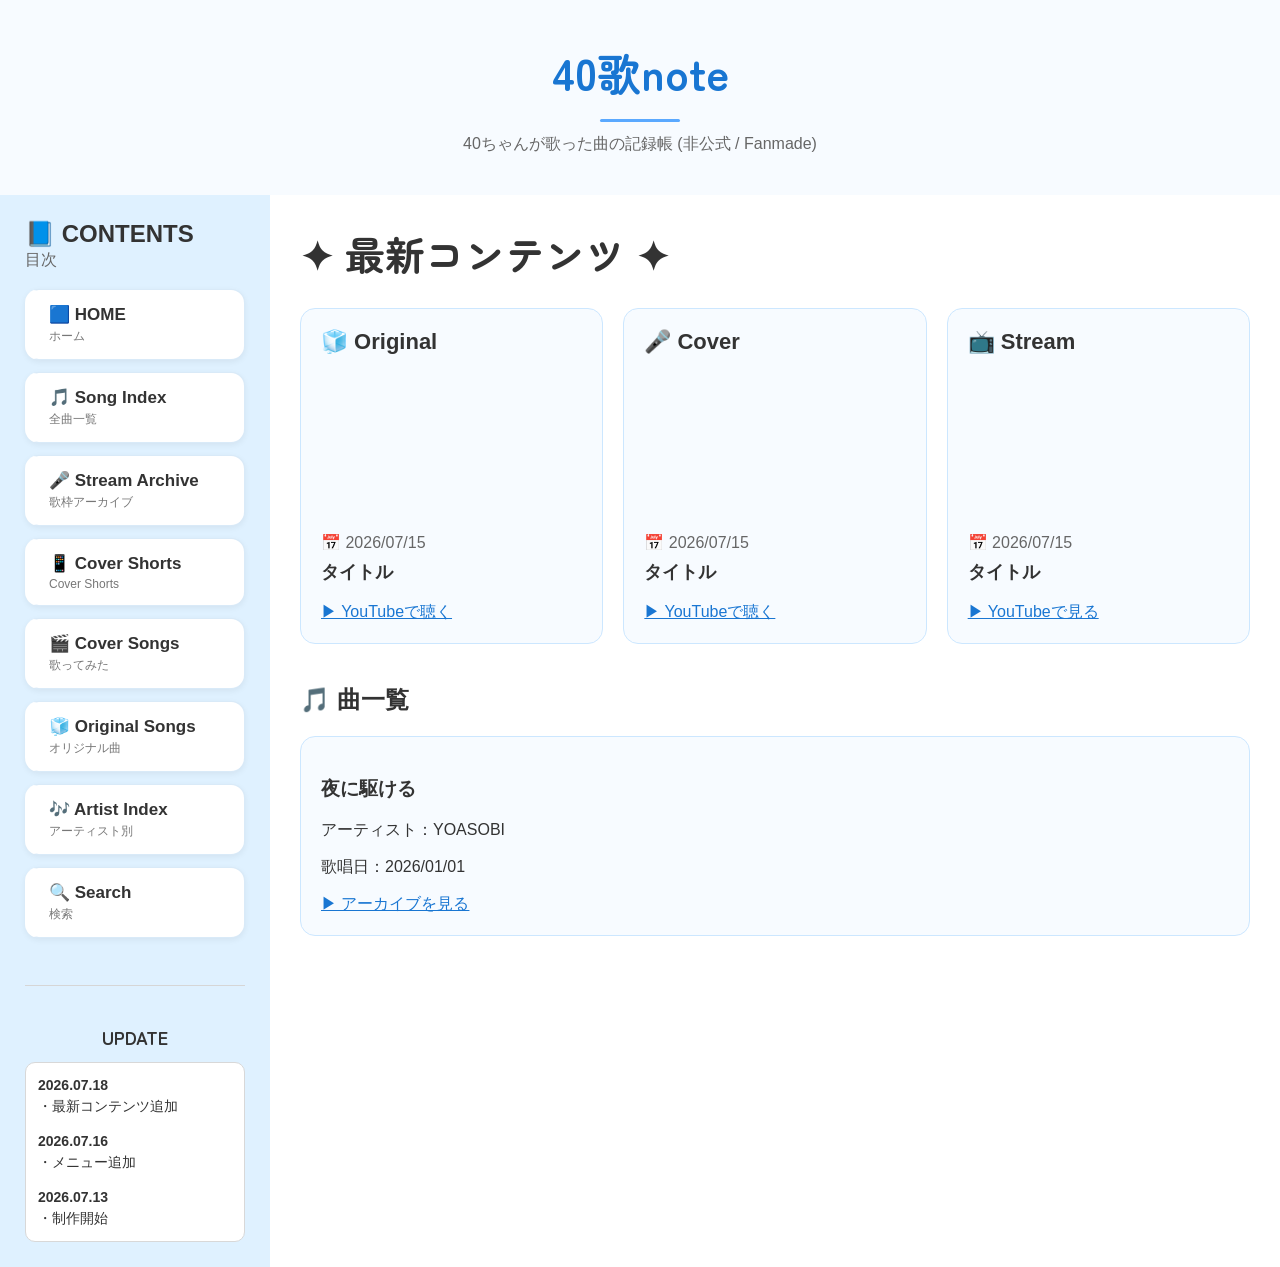
<file: index.html>
<!DOCTYPE html>
<html lang="ja">

<head>
  <meta charset="UTF-8">
  <meta name="viewport" content="width=device-width, initial-scale=1.0">

  <title>40歌note (非公式 / Fanmade)</title>

  <link rel="preconnect" href="https://fonts.googleapis.com">
  <link rel="preconnect" href="https://fonts.gstatic.com" crossorigin>

  <link href="https://fonts.googleapis.com/css2?family=Zen+Maru+Gothic:wght@500;700&display=swap" rel="stylesheet">

  <link rel="stylesheet" href="style.css">
</head>


<body>


<header>
  <h1><a href="index.html">40歌note</a></h1>
  <p>40ちゃんが歌った曲の記録帳 (非公式 / Fanmade)</p>
</header>



<div class="layout">


  <!-- 左メニュー -->

  <div class="sidebar">

  <nav class="menu">

    <h2>📘 CONTENTS</h2>
    <p class="menu-subtitle">目次</p>

    <a href="index.html">
      <span>🟦 HOME</span>
      <small>ホーム</small>
    </a>

    <a href="songs.html">
      <span>🎵 Song Index</span>
      <small>全曲一覧</small>
    </a>

    <a href="stream.html">
      <span>🎤 Stream Archive</span>
      <small>歌枠アーカイブ</small>
    </a>

    <a href="shorts.html">
      <span>📱 Cover Shorts</span>
      <small>Cover Shorts</small>
    </a>

    <a href="cover.html">
      <span>🎬 Cover Songs</span>
      <small>歌ってみた</small>
    </a>

    <a href="original.html">
      <span>🧊 Original Songs</span>
      <small>オリジナル曲</small>
    </a>

    <a href="#">
      <span>🎶 Artist Index</span>
      <small>アーティスト別</small>
    </a>

    <a href="#">
      <span>🔍 Search</span>
      <small>検索</small>
    </a>

  </nav>

  <div class="update-history">

    
    <h3>UPDATE</h3>

    <div class="history-box">

      <p><strong>2026.07.18</strong><br>・最新コンテンツ追加</p>

      <p><strong>2026.07.16</strong><br>・メニュー追加</p>

      <p><strong>2026.07.13</strong><br>・制作開始</p>

    </div>

  </div>

</div>
  

  <!-- ノート部分 -->

  <main class="note">


    
    <section>

  <h2 class="section-title">✦ 最新コンテンツ ✦</h2>


  <div class="music-grid">

    <div class="card">

  <h3 class="card-title">🧊 Original</h3>

  <div class="youtube">
    <iframe
      src="https://www.youtube.com/embed/dQw4w9WgXcQ"
      title="YouTube video player"
      frameborder="0"
      allowfullscreen>
    </iframe>
  </div>

  <div class="live-info">

    <p class="date">📅 2026/07/15</p>

    <p class="video-title"><strong>タイトル</strong></p>

    <a href="#">▶ YouTubeで聴く</a>

  </div>
</div>

    
<div class="card">

  <h3 class="card-title">🎤 Cover</h3>

  <div class="youtube">
    <iframe
      src="https://www.youtube.com/embed/dQw4w9WgXcQ"
      title="YouTube video player"
      frameborder="0"
      allowfullscreen>
    </iframe>
  </div>

  <div class="live-info">

    <p class="date">📅 2026/07/15</p>

    <p class="video-title"><strong>タイトル</strong></p>

    <a href="#">▶ YouTubeで聴く</a>

  </div>
</div>


<div class="card">

  <h3 class="card-title">📺 Stream</h3>

  <div class="youtube">
    <iframe
      src="https://www.youtube.com/embed/dQw4w9WgXcQ"
      title="YouTube video player"
      frameborder="0"
      allowfullscreen>
    </iframe>
  </div>

  <div class="live-info">

    <p class="date">📅 2026/07/15</p>

    <p class="video-title"><strong>タイトル</strong></p>

    <a href="#">▶ YouTubeで見る</a>

  </div>
</div>
    
</div>
    </section>





    <section>


      <h2>🎵 曲一覧</h2>



      <div class="card">


        <h3>夜に駆ける</h3>


        <p>アーティスト：YOASOBI</p>

        <p>歌唱日：2026/01/01</p>


        <a href="#">▶ アーカイブを見る</a>


      </div>



    </section>



  </main>



</div>





<script src="script.js"></script>


</body>

</html>
</file>
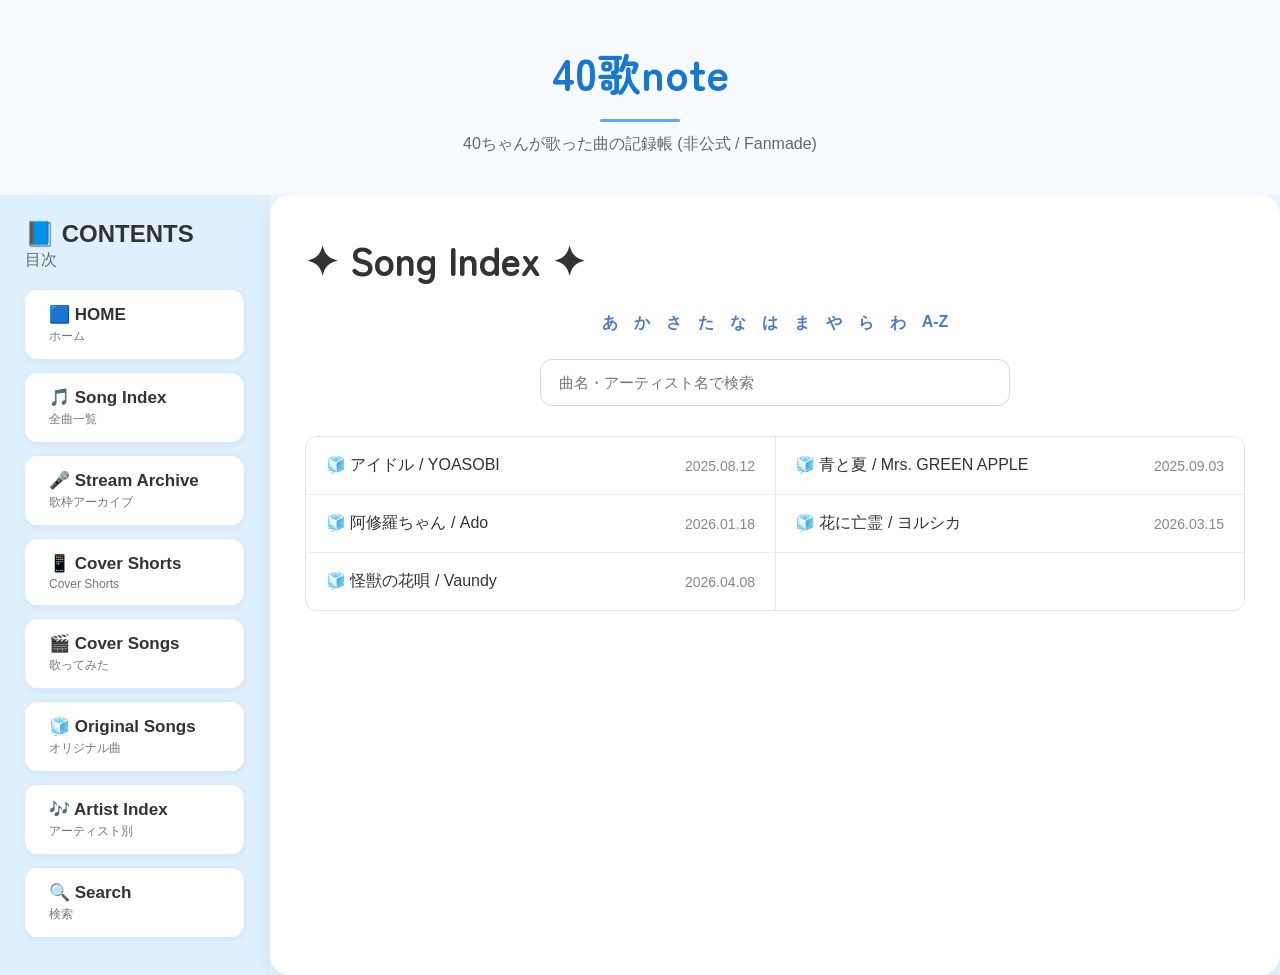
<file: songs.html>
<!DOCTYPE html>
<html lang="ja">

<head>
  <meta charset="UTF-8">
  <meta name="viewport" content="width=device-width, initial-scale=1.0">
  <title>40歌note</title>

<link rel="preconnect" href="https://fonts.googleapis.com">
  <link rel="preconnect" href="https://fonts.gstatic.com" crossorigin>

  <link href="https://fonts.googleapis.com/css2?family=Zen+Maru+Gothic:wght@500;700&display=swap" rel="stylesheet">
  
  <link rel="stylesheet" href="style.css">
</head>

<body>

  <header>
  <h1><a href="index.html">40歌note</a></h1>
  <p>40ちゃんが歌った曲の記録帳 (非公式 / Fanmade)</p>
</header>


<div class="layout">


  <!-- 左メニュー -->

  <div class="sidebar">

  <nav class="menu">

    <h2>📘 CONTENTS</h2>
    <p class="menu-subtitle">目次</p>

    <a href="index.html">
      <span>🟦 HOME</span>
      <small>ホーム</small>
    </a>

    <a href="songs.html">
      <span>🎵 Song Index</span>
      <small>全曲一覧</small>
    </a>

    <a href="stream.html">
      <span>🎤 Stream Archive</span>
      <small>歌枠アーカイブ</small>
    </a>

    <a href="shorts.html">
      <span>📱 Cover Shorts</span>
      <small>Cover Shorts</small>
    </a>

    <a href="cover.html">
      <span>🎬 Cover Songs</span>
      <small>歌ってみた</small>
    </a>

    <a href="original.html">
      <span>🧊 Original Songs</span>
      <small>オリジナル曲</small>
    </a>

    <a href="#">
      <span>🎶 Artist Index</span>
      <small>アーティスト別</small>
    </a>

    <a href="#">
      <span>🔍 Search</span>
      <small>検索</small>
    </a>

  </nav>
</div>

<main class="content">
  <section class="song-index">

    <h2 class="section-title">✦ Song Index ✦</h2>

    <div class="kana-index">
      
  <div class="kana-group kana-jp">

    <a href="#a">あ</a>
    <a href="#ka">か</a>
    <a href="#sa">さ</a>
    <a href="#ta">た</a>
    <a href="#na">な</a>
    <a href="#ha">は</a>
    <a href="#ma">ま</a>
    <a href="#ya">や</a>
    <a href="#ra">ら</a>
    <a href="#wa">わ</a>

    <a href="#" class="switch-btn">A-Z</a>

  </div>

  <div class="kana-group kana-en">

    <a href="#A">A</a>
    <a href="#B">B</a>
    <a href="#C">C</a>
    <a href="#D">D</a>
    <a href="#E">E</a>
    <a href="#F">F</a>
    <a href="#G">G</a>
    <a href="#H">H</a>
    <a href="#I">I</a>
    <a href="#J">J</a>
    <a href="#K">K</a>
    <a href="#L">L</a>
    <a href="#M">M</a>
    <a href="#N">N</a>
    <a href="#O">O</a>
    <a href="#P">P</a>
    <a href="#Q">Q</a>
    <a href="#R">R</a>
    <a href="#S">S</a>
    <a href="#T">T</a>
    <a href="#U">U</a>
    <a href="#V">V</a>
    <a href="#W">W</a>
    <a href="#X">X</a>
    <a href="#Y">Y</a>
    <a href="#Z">Z</a>

    <a href="#" class="switch-btn">かな</a>

  </div>

</div>

    <input
      type="text"
      class="song-search"
      placeholder="曲名・アーティスト名で検索">

    <div class="song-list">

      <a href="#" class="song-item">
        <span class="song-name">🧊 アイドル / YOASOBI</span>
        <span class="song-date">2025.08.12</span>
      </a>

      <a href="#" class="song-item">
        <span class="song-name">🧊 青と夏 / Mrs. GREEN APPLE</span>
        <span class="song-date">2025.09.03</span>
      </a>

      <a href="#" class="song-item">
        <span class="song-name">🧊 阿修羅ちゃん / Ado</span>
        <span class="song-date">2026.01.18</span>
      </a>

      <a href="#" class="song-item">
        <span class="song-name">🧊 花に亡霊 / ヨルシカ</span>
        <span class="song-date">2026.03.15</span>
      </a>

      <a href="#" class="song-item">
        <span class="song-name">🧊 怪獣の花唄 / Vaundy</span>
        <span class="song-date">2026.04.08</span>
      </a>

    </div>

  </section>
</main>
</div>
  
<script src="script.js"></script>
  
</body>
</html>
</file>
<file: style.css>
body {
  margin: 0;
  font-family: "Noto Sans JP", sans-serif;
  background: #eaf6ff;
  color: #333;
}


header {
  text-align: center;
  padding: 40px 30px;
  background: #f7fbff;
}


header h1 {
  margin: 0 0 12px;
  font-size: 44px;
  color: #1976d2;

  display: flex;
  flex-direction: column;
  align-items: center;
  font-family: "Zen Maru Gothic", sans-serif;
}


header h1 a {
  color: inherit;
  text-decoration: none;
}

header h1 a:hover {
  opacity: 0.8;
}


header h1::after {
  content: "";
  width: 80px;
  height: 3px;

  margin-top: 15px;

  background: #5aa9ff;
  border-radius: 10px;
}


header p {
  margin: 0;
  color: #666;
  font-size: 16px;
}


.layout {
  display: flex;
  min-height: 80vh;
}


/* 左メニュー */

.sidebar {
  width: 220px;
  padding: 25px;
  background: #dff1ff;
}


.sidebar h2 {
  margin: 0;
}


.menu-subtitle {
  margin: 2px 0 18px;
  color: #666;
}


.sidebar a:hover {
  transform: translateX(5px);
}


.menu {
  display: flex;
  flex-direction: column;
}

.update-history {
  margin-top: 35px;
  padding-top: 20px;
  border-top: 1px solid #d6d6d6;
}

.history-box {
  max-height: 180px;
  overflow-y: auto;
}

.update-history h3 {
  font-size: 18px;
  color: #333;
  margin-bottom: 12px;
  text-align: center;
  font-family: "Zen Maru Gothic", sans-serif;
}


.update-subtitle {
  margin: -6px 0 12px;
  font-size: 13px;
  color: #666;
  text-align: center;
}


.history-box {
  background: #fff;
  border: 1px solid #d8d8d8;
  border-radius: 10px;
  padding: 12px;

  max-height: 180px;
  overflow-y: auto;
}

.history-box p {
  margin: 0 0 14px;
  font-size: 14px;
  line-height: 1.5;
}

.history-box p:last-child {
  margin-bottom: 0;
}


/* ノート部分 */

.note {
  flex: 1;
  padding: 30px;
  background: white;
}


/* カード */

.card {
  padding: 20px;
  margin-bottom: 20px;
  border-radius: 15px;
  background: #f7fbff;
  border: 1px solid #cce7ff;
}


.card a {
  color: #1976d2;
}


.section-title {
  font-family: "Zen Maru Gothic", sans-serif;
  font-size: 40px;
  color: #333;

  margin: 0 0 25px;
}


.card-title {
  margin-top: 0;
  margin-bottom: 15px;
  font-size: 22px;
  color: #333;
}

.date {
  color: #666;
  margin-bottom: 8px;
}

.video-title {
  margin: 0 0 18px;
  font-size: 18px;
}


.music-grid {
  display: grid;
  grid-template-columns: repeat(3, 1fr);
  gap: 20px;
}


.youtube {
  width: 100%;
  margin-bottom: 15px;
}


.youtube iframe {
  width: 100%;
  aspect-ratio: 16 / 9;
  border-radius: 12px;
}



.youtube iframe {
  width: 100%;
  aspect-ratio: 16 / 9;
  border-radius: 12px;
  display: block;
}



.live-info h3 {
  margin-top: 0;
}


.sidebar a {
  display: flex;
  flex-direction: column;

  text-decoration: none;
  color: #333;

  padding: 14px 16px;
  margin-bottom: 12px;

  background: #ffffff;

  border: 1px solid #d9eaf8;
  border-radius: 14px;
  border-left: 8px solid transparent;

  box-shadow: 0 2px 6px rgba(0,0,0,0.06);

  position: relative;

  transition:
    transform 0.2s ease,
    box-shadow 0.2s ease,
    background-color 0.2s ease;
}

.sidebar a span {
  font-size: 17px;
  font-weight: bold;
}

.sidebar a small {
  font-size: 12px;
  color: #777;
  margin-top: 3px;
}


/* ===== メニューのホバー ===== */


.sidebar a:hover {
  background: #e8f4ff;
  border-left: 8px solid #5aa9ff;
  transform: translateX(6px);
  box-shadow: 0 6px 14px rgba(0, 0, 0, 0.12);
}


/* ===== メインノート部分 ===== */

main.content {
  flex: 1;
  padding: 35px;

  background: #ffffff;

  border-radius: 20px;

  box-shadow: 0 8px 20px rgba(0,0,0,0.08);

  max-width: 1300px;
margin: 0 auto;
}



/* ===== Song Index部分 ===== */

.song-index{
    width:100%;
}

.song-count{
    text-align:center;
    color:#666;
    margin-top:-5px;
    margin-bottom:25px;
}

.kana-index{
    display:flex;
    justify-content:center;
    gap:18px;
    margin-bottom:25px;
    flex-wrap:wrap;
  width:100%;
}

.kana-index a{
    text-decoration:none;
    color:#4d79c7;
    font-weight:bold;
    transition:.2s;
}

.kana-index a:hover{
    color:#222;
}

.song-search{
    width:50%;
    max-width:500px;
    box-sizing:border-box;
    padding:14px 18px;
    border:1px solid #d8d8d8;
    border-radius:12px;
    margin:0 auto 30px;
    display:block;
    font-size:15px;
}

.song-list{
    display:grid;
    grid-template-columns: 1fr 1fr;
    gap:0;

    background:#fff;
    border:1px solid #e5e5e5;
    border-radius:12px;
    overflow:hidden;

  background-image: linear-gradient(#e5e5e5,#e5e5e5);
background-size:1px 100%;
background-position:center;
background-repeat:no-repeat;
}

.song-item{
    display:flex;
    justify-content:space-between;
    align-items:center;
    padding:18px 20px;
    border-bottom:1px solid #ececec;
    text-decoration:none;
    color:#333;
    transition:.2s;
}

.song-item:last-child{
    border-bottom:none;
}

.song-item:hover{
    background:#f7fbff;
}

.song-name{
    font-weight:500;
}

.song-date{
    color:#888;
    font-size:14px;
}


.kana-group{
    display:flex;
    justify-content:center;
    gap:16px;
    flex-wrap:wrap;
}

.kana-en{
    display:none;
}

.switch-btn{
    color:#4d79c7 !important;
    font-weight:bold;
}
</file>
